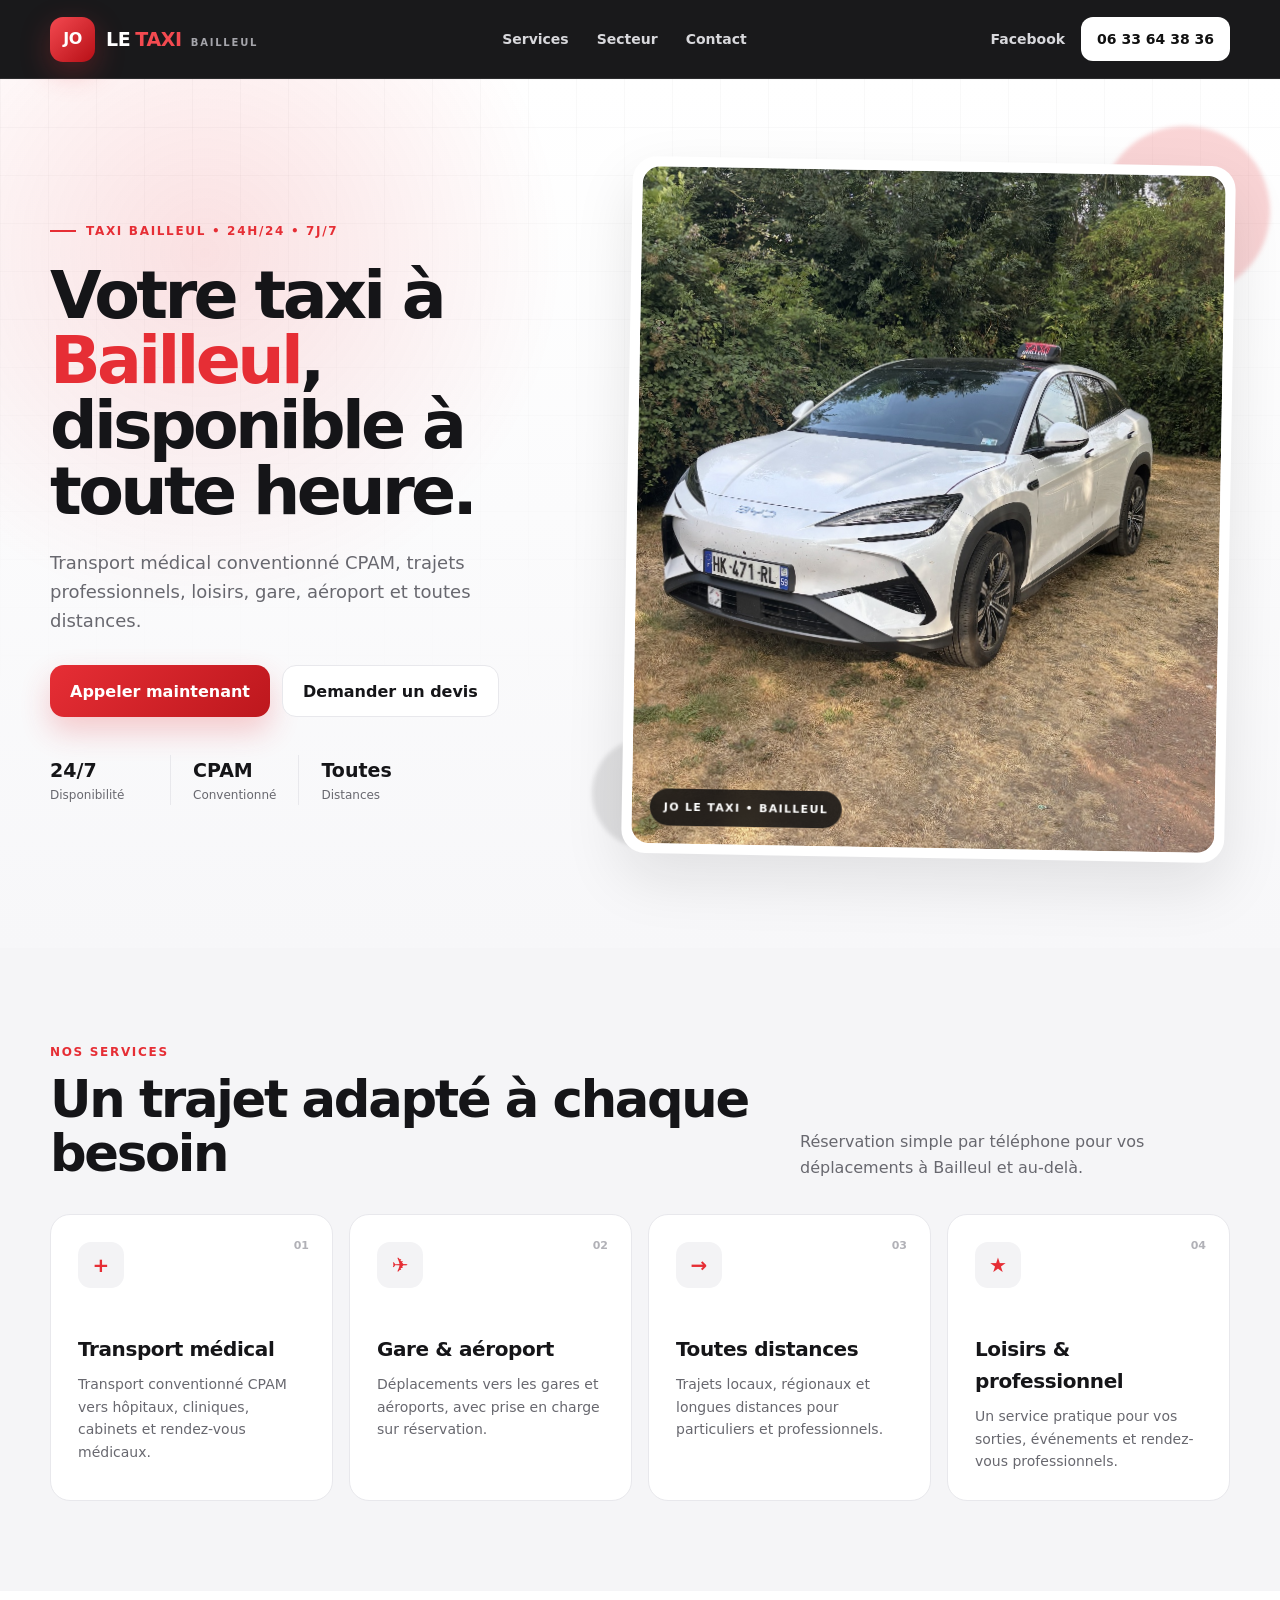
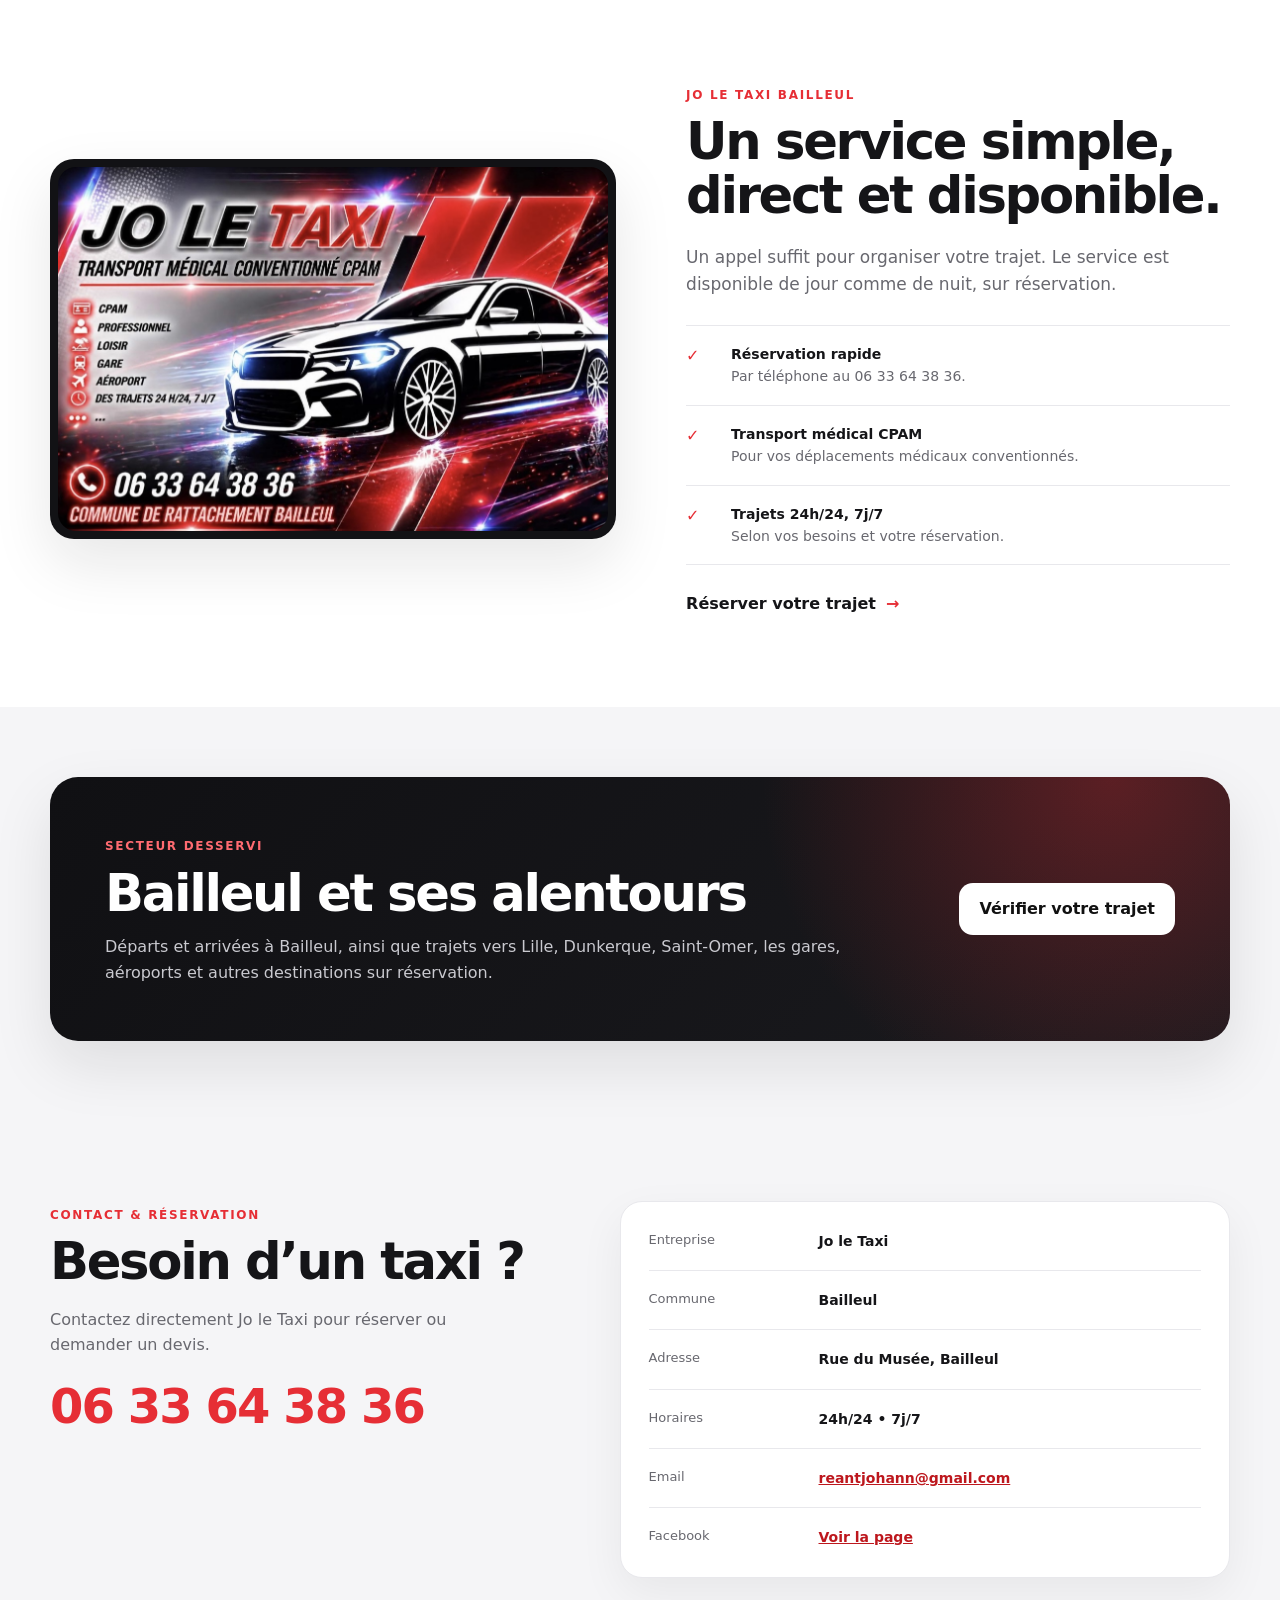
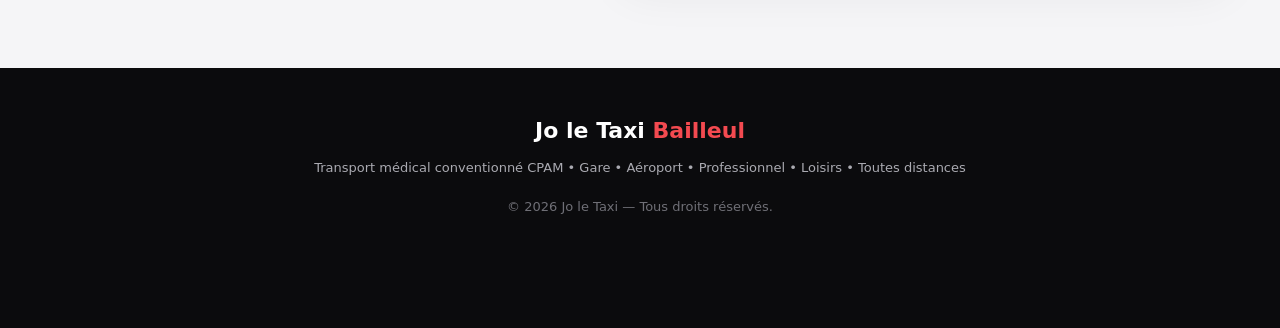
<file: joletaxi/index.html>
<!DOCTYPE html>
<html lang="fr">
<head>
  <meta charset="UTF-8">
  <meta name="viewport" content="width=device-width, initial-scale=1.0">
  <title>Jo le Taxi Bailleul | Taxi 24h/24 & 7j/7</title>
  <meta name="description" content="Jo le Taxi à Bailleul : transport médical conventionné CPAM, gare, aéroport, loisirs et trajets professionnels. Disponible 24h/24 et 7j/7.">
  <meta name="keywords" content="taxi Bailleul, taxi gare Bailleul, taxi aéroport Bailleul, transport médical Bailleul, taxi CPAM Bailleul">
  <meta name="author" content="Jo le Taxi Bailleul">
  <meta name="theme-color" content="#0b0b0d">

  <meta property="og:title" content="Jo le Taxi Bailleul | 24h/24 & 7j/7">
  <meta property="og:description" content="Taxi à Bailleul pour vos trajets médicaux, professionnels, loisirs, gare et aéroport.">
  <meta property="og:type" content="website">
  <meta property="og:locale" content="fr_FR">
  <meta property="og:image" content="assets/jo-le-taxi-bailleul.png">

  <link rel="canonical" href="https://reantgiulio.github.io/joletaxi/">
  <link rel="preload" as="image" href="assets/taxi-bailleul-byd.png">
  <link rel="stylesheet" href="css.css">

  <script type="application/ld+json">
  {
    "@context": "https://schema.org",
    "@type": "TaxiService",
    "name": "Jo le Taxi Bailleul",
    "image": "assets/jo-le-taxi-bailleul.png",
    "url": "https://reantgiulio.github.io/joletaxi/",
    "telephone": "+33633643836",
    "priceRange": "€€",
    "address": {
      "@type": "PostalAddress",
      "streetAddress": "Rue du Musée",
      "addressLocality": "Bailleul",
      "addressCountry": "FR"
    },
    "areaServed": ["Bailleul", "Lille", "Dunkerque", "Saint-Omer"],
    "openingHours": "Mo-Su 00:00-23:59",
    "description": "Service de taxi à Bailleul disponible 24h/24 et 7j/7 pour transport médical conventionné CPAM, gare, aéroport, loisirs et trajets professionnels."
  }
  </script>
</head>
<body>
  <header class="site-header">
    <div class="container nav-wrap">
      <a class="brand" href="#top" aria-label="Jo le Taxi Bailleul - Accueil">
        <span class="brand-mark">JO</span>
        <span class="brand-text">LE <strong>TAXI</strong><small>BAILLEUL</small></span>
      </a>

      <nav class="nav-links" aria-label="Navigation principale">
        <a href="#services">Services</a>
        <a href="#zone">Secteur</a>
        <a href="#contact">Contact</a>
      </nav>

      <div class="nav-actions">
        <a class="facebook-link" href="https://www.facebook.com/profile.php?id=61573490818932" target="_blank" rel="noopener noreferrer">Facebook</a>
        <a class="phone-btn" href="tel:+33633643836">06 33 64 38 36</a>
      </div>
    </div>
  </header>

  <main id="top">
    <section class="hero">
      <div class="container hero-grid">
        <div class="hero-copy">
          <div class="eyebrow"><span></span> Taxi Bailleul • 24h/24 • 7j/7</div>
          <h1>Votre taxi à <em>Bailleul</em>, disponible à toute heure.</h1>
          <p class="hero-lead">Transport médical conventionné CPAM, trajets professionnels, loisirs, gare, aéroport et toutes distances.</p>

          <div class="cta-group">
            <a class="btn btn-primary" href="tel:+33633643836">Appeler maintenant</a>
            <a class="btn btn-secondary" href="#contact">Demander un devis</a>
          </div>

          <div class="hero-trust" aria-label="Points forts">
            <div><strong>24/7</strong><span>Disponibilité</span></div>
            <div><strong>CPAM</strong><span>Conventionné</span></div>
            <div><strong>Toutes</strong><span>Distances</span></div>
          </div>
        </div>

        <div class="hero-visual">
          <div class="image-card car-card">
            <img src="assets/taxi-bailleul-byd.png" alt="Véhicule Jo le Taxi Bailleul" loading="eager">
            <div class="image-badge">JO LE TAXI • BAILLEUL</div>
          </div>
          <div class="glow glow-one"></div>
          <div class="glow glow-two"></div>
        </div>
      </div>
    </section>

    <section class="services" id="services">
      <div class="container">
        <div class="section-heading">
          <div>
            <span class="section-kicker">Nos services</span>
            <h2>Un trajet adapté à chaque besoin</h2>
          </div>
          <p>Réservation simple par téléphone pour vos déplacements à Bailleul et au-delà.</p>
        </div>

        <div class="cards">
          <article class="card">
            <span class="card-number">01</span>
            <div class="card-icon">+</div>
            <h3>Transport médical</h3>
            <p>Transport conventionné CPAM vers hôpitaux, cliniques, cabinets et rendez-vous médicaux.</p>
          </article>

          <article class="card">
            <span class="card-number">02</span>
            <div class="card-icon">✈</div>
            <h3>Gare & aéroport</h3>
            <p>Déplacements vers les gares et aéroports, avec prise en charge sur réservation.</p>
          </article>

          <article class="card">
            <span class="card-number">03</span>
            <div class="card-icon">→</div>
            <h3>Toutes distances</h3>
            <p>Trajets locaux, régionaux et longues distances pour particuliers et professionnels.</p>
          </article>

          <article class="card">
            <span class="card-number">04</span>
            <div class="card-icon">★</div>
            <h3>Loisirs & professionnel</h3>
            <p>Un service pratique pour vos sorties, événements et rendez-vous professionnels.</p>
          </article>
        </div>
      </div>
    </section>

    <section class="showcase">
      <div class="container showcase-grid">
        <div class="showcase-image image-card">
          <img src="assets/jo-le-taxi-bailleul.png" alt="Jo le Taxi Bailleul - transport médical conventionné CPAM et trajets 24h/24 7j/7" loading="lazy">
        </div>

        <div class="showcase-copy">
          <span class="section-kicker">Jo le Taxi Bailleul</span>
          <h2>Un service simple, direct et disponible.</h2>
          <p>Un appel suffit pour organiser votre trajet. Le service est disponible de jour comme de nuit, sur réservation.</p>

          <div class="feature-list">
            <div><span>✓</span><p><strong>Réservation rapide</strong><br>Par téléphone au 06 33 64 38 36.</p></div>
            <div><span>✓</span><p><strong>Transport médical CPAM</strong><br>Pour vos déplacements médicaux conventionnés.</p></div>
            <div><span>✓</span><p><strong>Trajets 24h/24, 7j/7</strong><br>Selon vos besoins et votre réservation.</p></div>
          </div>

          <a class="text-link" href="tel:+33633643836">Réserver votre trajet <span>→</span></a>
        </div>
      </div>
    </section>

    <section class="zone" id="zone">
      <div class="container zone-card">
        <div>
          <span class="section-kicker light">Secteur desservi</span>
          <h2>Bailleul et ses alentours</h2>
          <p>Départs et arrivées à Bailleul, ainsi que trajets vers Lille, Dunkerque, Saint-Omer, les gares, aéroports et autres destinations sur réservation.</p>
        </div>
        <a class="btn btn-light" href="tel:+33633643836">Vérifier votre trajet</a>
      </div>
    </section>

    <section class="contact" id="contact">
      <div class="container contact-grid">
        <div class="contact-copy">
          <span class="section-kicker">Contact & réservation</span>
          <h2>Besoin d’un taxi ?</h2>
          <p>Contactez directement Jo le Taxi pour réserver ou demander un devis.</p>
          <a class="big-phone" href="tel:+33633643836">06 33 64 38 36</a>
        </div>

        <div class="contact-box">
          <div class="contact-row"><span>Entreprise</span><strong>Jo le Taxi</strong></div>
          <div class="contact-row"><span>Commune</span><strong>Bailleul</strong></div>
          <div class="contact-row"><span>Adresse</span><strong>Rue du Musée, Bailleul</strong></div>
          <div class="contact-row"><span>Horaires</span><strong>24h/24 • 7j/7</strong></div>
          <div class="contact-row"><span>Email</span><a href="mailto:reantjohann@gmail.com">reantjohann@gmail.com</a></div>
          <div class="contact-row"><span>Facebook</span><a href="https://www.facebook.com/profile.php?id=61573490818932" target="_blank" rel="noopener noreferrer">Voir la page</a></div>
        </div>
      </div>
    </section>
  </main>

  <footer>
    <div class="container footer-wrap">
      <div class="footer-brand">Jo le Taxi <strong>Bailleul</strong></div>
      <p>Transport médical conventionné CPAM • Gare • Aéroport • Professionnel • Loisirs • Toutes distances</p>
      <p class="copyright">© 2026 Jo le Taxi — Tous droits réservés.</p>
    </div>
  </footer>

  <a class="mobile-call" href="tel:+33633643836" aria-label="Appeler Jo le Taxi">Appeler • 06 33 64 38 36</a>
</body>
</html>
</file>
<file: joletaxi/css.css>
:root {
  --bg: #f5f5f7;
  --surface: #ffffff;
  --ink: #151518;
  --muted: #68686f;
  --line: #e8e8ec;
  --dark: #0b0b0d;
  --dark-2: #151518;
  --red: #e62e35;
  --red-dark: #bd171d;
  --radius: 24px;
  --shadow: 0 24px 60px rgba(15, 15, 18, 0.10);
}

* {
  box-sizing: border-box;
  margin: 0;
  padding: 0;
}

html {
  scroll-behavior: smooth;
}

body {
  font-family: Inter, ui-sans-serif, system-ui, -apple-system, BlinkMacSystemFont, "Segoe UI", sans-serif;
  color: var(--ink);
  background: var(--bg);
  line-height: 1.6;
  -webkit-font-smoothing: antialiased;
}

a {
  color: inherit;
}

img {
  width: 100%;
  display: block;
}

.container {
  width: min(1180px, calc(100% - 40px));
  margin-inline: auto;
}

.site-header {
  position: sticky;
  top: 0;
  z-index: 50;
  background: rgba(11, 11, 13, 0.94);
  backdrop-filter: blur(16px);
  border-bottom: 1px solid rgba(255, 255, 255, 0.08);
}

.nav-wrap {
  min-height: 78px;
  display: flex;
  align-items: center;
  justify-content: space-between;
  gap: 28px;
}

.brand {
  display: inline-flex;
  align-items: center;
  gap: 11px;
  color: #fff;
  text-decoration: none;
}

.brand-mark {
  display: grid;
  place-items: center;
  width: 45px;
  height: 45px;
  border-radius: 13px;
  background: linear-gradient(135deg, #f34950, #b70f16);
  font-weight: 900;
  letter-spacing: -0.04em;
  box-shadow: 0 10px 30px rgba(230, 46, 53, 0.28);
}

.brand-text {
  display: flex;
  align-items: baseline;
  gap: 5px;
  font-size: 19px;
  font-weight: 750;
  letter-spacing: -0.02em;
}

.brand-text strong {
  color: #f34a50;
  font-weight: 900;
}

.brand-text small {
  display: block;
  margin-left: 4px;
  font-size: 10px;
  letter-spacing: 0.18em;
  color: #a5a5ab;
  font-weight: 700;
}

.nav-links {
  display: flex;
  align-items: center;
  gap: 28px;
}

.nav-links a,
.facebook-link {
  color: #d8d8dc;
  font-size: 14px;
  font-weight: 650;
  text-decoration: none;
  transition: 180ms ease;
}

.nav-links a:hover,
.facebook-link:hover {
  color: #fff;
}

.nav-actions {
  display: flex;
  align-items: center;
  gap: 16px;
}

.phone-btn {
  display: inline-flex;
  align-items: center;
  justify-content: center;
  min-height: 44px;
  padding: 0 16px;
  border-radius: 12px;
  background: #fff;
  color: #111;
  font-size: 14px;
  font-weight: 850;
  text-decoration: none;
}

.hero {
  position: relative;
  overflow: hidden;
  padding: 82px 0 90px;
  background:
    radial-gradient(circle at 16% 20%, rgba(230, 46, 53, 0.14), transparent 28%),
    linear-gradient(180deg, #ffffff 0%, #f7f7f9 100%);
}

.hero::before {
  content: "";
  position: absolute;
  inset: 0;
  pointer-events: none;
  background-image: linear-gradient(rgba(0, 0, 0, 0.025) 1px, transparent 1px), linear-gradient(90deg, rgba(0, 0, 0, 0.025) 1px, transparent 1px);
  background-size: 48px 48px;
  mask-image: linear-gradient(to bottom, black, transparent 75%);
}

.hero-grid {
  position: relative;
  z-index: 1;
  display: grid;
  grid-template-columns: 0.92fr 1.08fr;
  gap: 64px;
  align-items: center;
}

.eyebrow,
.section-kicker {
  color: var(--red);
  font-size: 12px;
  font-weight: 850;
  text-transform: uppercase;
  letter-spacing: 0.14em;
}

.eyebrow {
  display: inline-flex;
  align-items: center;
  gap: 10px;
  margin-bottom: 22px;
}

.eyebrow span {
  width: 26px;
  height: 2px;
  background: var(--red);
}

.hero h1 {
  max-width: 670px;
  font-size: clamp(44px, 5.2vw, 72px);
  line-height: 0.98;
  letter-spacing: -0.055em;
  font-weight: 900;
}

.hero h1 em {
  color: var(--red);
  font-style: normal;
}

.hero-lead {
  max-width: 650px;
  margin: 25px 0 30px;
  color: var(--muted);
  font-size: 18px;
}

.cta-group {
  display: flex;
  flex-wrap: wrap;
  gap: 12px;
}

.btn {
  display: inline-flex;
  align-items: center;
  justify-content: center;
  min-height: 52px;
  padding: 0 20px;
  border-radius: 14px;
  text-decoration: none;
  font-weight: 800;
  transition: transform 180ms ease, box-shadow 180ms ease, background 180ms ease;
}

.btn:hover {
  transform: translateY(-2px);
}

.btn-primary {
  background: linear-gradient(135deg, var(--red), var(--red-dark));
  color: #fff;
  box-shadow: 0 14px 30px rgba(230, 46, 53, 0.24);
}

.btn-secondary {
  background: #fff;
  color: var(--ink);
  border: 1px solid var(--line);
}

.hero-trust {
  display: flex;
  flex-wrap: wrap;
  gap: 0;
  margin-top: 38px;
}

.hero-trust div {
  min-width: 120px;
  padding: 0 22px;
  border-left: 1px solid var(--line);
}

.hero-trust div:first-child {
  padding-left: 0;
  border-left: 0;
}

.hero-trust strong,
.hero-trust span {
  display: block;
}

.hero-trust strong {
  font-size: 19px;
  font-weight: 900;
}

.hero-trust span {
  color: var(--muted);
  font-size: 12px;
}

.hero-visual {
  position: relative;
}

.image-card {
  overflow: hidden;
  border-radius: var(--radius);
  background: #fff;
  box-shadow: var(--shadow);
}

.car-card {
  position: relative;
  z-index: 2;
  padding: 10px;
  transform: rotate(1deg);
}

.car-card img {
  aspect-ratio: 4 / 4.65;
  object-fit: cover;
  object-position: 50% 48%;
  border-radius: 18px;
}

.image-badge {
  position: absolute;
  left: 28px;
  bottom: 28px;
  padding: 10px 14px;
  border-radius: 999px;
  background: rgba(11, 11, 13, 0.82);
  backdrop-filter: blur(12px);
  color: #fff;
  font-size: 11px;
  font-weight: 850;
  letter-spacing: 0.12em;
}

.glow {
  position: absolute;
  border-radius: 999px;
  filter: blur(2px);
  pointer-events: none;
}

.glow-one {
  width: 170px;
  height: 170px;
  right: -40px;
  top: -35px;
  background: rgba(230, 46, 53, 0.20);
}

.glow-two {
  width: 110px;
  height: 110px;
  left: -35px;
  bottom: 10px;
  background: rgba(14, 14, 16, 0.10);
}

.services,
.showcase,
.contact {
  padding: 90px 0;
}

.section-heading {
  display: flex;
  justify-content: space-between;
  align-items: end;
  gap: 40px;
  margin-bottom: 34px;
}

.section-heading h2,
.showcase-copy h2,
.zone h2,
.contact-copy h2 {
  margin-top: 9px;
  font-size: clamp(34px, 4vw, 52px);
  line-height: 1.05;
  letter-spacing: -0.045em;
}

.section-heading > p {
  max-width: 430px;
  color: var(--muted);
}

.cards {
  display: grid;
  grid-template-columns: repeat(4, 1fr);
  gap: 16px;
}

.card {
  position: relative;
  overflow: hidden;
  min-height: 268px;
  padding: 27px;
  border: 1px solid var(--line);
  border-radius: 20px;
  background: var(--surface);
  transition: transform 180ms ease, box-shadow 180ms ease, border-color 180ms ease;
}

.card:hover {
  transform: translateY(-5px);
  border-color: #dadadf;
  box-shadow: 0 20px 40px rgba(19, 19, 22, 0.08);
}

.card-number {
  position: absolute;
  top: 22px;
  right: 23px;
  color: #b1b1b7;
  font-size: 11px;
  font-weight: 850;
}

.card-icon {
  display: grid;
  place-items: center;
  width: 46px;
  height: 46px;
  margin-bottom: 45px;
  border-radius: 13px;
  background: #f3f3f5;
  color: var(--red);
  font-size: 20px;
  font-weight: 900;
}

.card h3 {
  margin-bottom: 8px;
  font-size: 20px;
  letter-spacing: -0.02em;
}

.card p {
  color: var(--muted);
  font-size: 14px;
}

.showcase {
  background: #fff;
}

.showcase-grid {
  display: grid;
  grid-template-columns: 1.02fr 0.98fr;
  gap: 70px;
  align-items: center;
}

.showcase-image {
  padding: 8px;
  background: #121215;
}

.showcase-image img {
  aspect-ratio: 1.51 / 1;
  object-fit: cover;
  border-radius: 18px;
}

.showcase-copy > p {
  margin: 21px 0 27px;
  color: var(--muted);
  font-size: 17px;
}

.feature-list {
  display: grid;
  gap: 0;
  margin-bottom: 26px;
  border-top: 1px solid var(--line);
}

.feature-list > div {
  display: grid;
  grid-template-columns: 34px 1fr;
  gap: 11px;
  padding: 17px 0;
  border-bottom: 1px solid var(--line);
}

.feature-list span {
  color: var(--red);
  font-weight: 900;
}

.feature-list p {
  color: var(--muted);
  font-size: 14px;
}

.feature-list strong {
  color: var(--ink);
}

.text-link {
  display: inline-flex;
  gap: 10px;
  align-items: center;
  color: var(--ink);
  font-weight: 850;
  text-decoration: none;
}

.text-link span {
  color: var(--red);
  transition: transform 180ms ease;
}

.text-link:hover span {
  transform: translateX(4px);
}

.zone {
  padding: 70px 0;
  background: var(--bg);
}

.zone-card {
  display: flex;
  align-items: center;
  justify-content: space-between;
  gap: 40px;
  padding: 55px;
  border-radius: 28px;
  background:
    radial-gradient(circle at 90% 0%, rgba(230, 46, 53, 0.33), transparent 32%),
    linear-gradient(135deg, #101013, #1a1a1e);
  color: #fff;
  box-shadow: var(--shadow);
}

.section-kicker.light {
  color: #ff6b71;
}

.zone-card p {
  max-width: 760px;
  margin-top: 14px;
  color: #c9c9cf;
}

.btn-light {
  flex: 0 0 auto;
  background: #fff;
  color: #111;
}

.contact-grid {
  display: grid;
  grid-template-columns: 0.9fr 1.1fr;
  gap: 70px;
  align-items: start;
}

.contact-copy > p {
  max-width: 480px;
  margin: 18px 0 24px;
  color: var(--muted);
}

.big-phone {
  display: inline-block;
  color: var(--red);
  font-size: clamp(28px, 4vw, 48px);
  line-height: 1;
  font-weight: 900;
  letter-spacing: -0.04em;
  text-decoration: none;
}

.contact-box {
  padding: 10px 28px;
  border: 1px solid var(--line);
  border-radius: 22px;
  background: #fff;
  box-shadow: 0 16px 45px rgba(15, 15, 18, 0.06);
}

.contact-row {
  display: grid;
  grid-template-columns: 150px 1fr;
  gap: 20px;
  padding: 18px 0;
  border-bottom: 1px solid var(--line);
}

.contact-row:last-child {
  border-bottom: 0;
}

.contact-row > span {
  color: var(--muted);
  font-size: 13px;
}

.contact-row strong,
.contact-row a {
  overflow-wrap: anywhere;
  font-size: 14px;
  font-weight: 750;
}

.contact-row a {
  color: var(--red-dark);
}

footer {
  padding: 45px 0 110px;
  background: var(--dark);
  color: #fff;
}

.footer-wrap {
  text-align: center;
}

.footer-brand {
  margin-bottom: 10px;
  font-size: 22px;
  font-weight: 750;
}

.footer-brand strong {
  color: #f34a50;
}

.footer-wrap > p {
  color: #aaaab1;
  font-size: 13px;
}

.copyright {
  margin-top: 18px;
  color: #6f6f76 !important;
}

.mobile-call {
  display: none;
}

@media (max-width: 1020px) {
  .nav-links {
    display: none;
  }

  .hero-grid,
  .showcase-grid,
  .contact-grid {
    grid-template-columns: 1fr;
  }

  .hero-grid {
    gap: 46px;
  }

  .hero-copy {
    max-width: 760px;
  }

  .hero-visual {
    width: min(760px, 100%);
  }

  .car-card img {
    aspect-ratio: 16 / 10;
    object-position: 50% 44%;
  }

  .cards {
    grid-template-columns: repeat(2, 1fr);
  }

  .showcase-grid,
  .contact-grid {
    gap: 44px;
  }

  .zone-card {
    align-items: flex-start;
    flex-direction: column;
  }
}

@media (max-width: 720px) {
  .container {
    width: min(100% - 28px, 1180px);
  }

  .site-header {
    position: relative;
  }

  .nav-wrap {
    min-height: 70px;
  }

  .brand-text small,
  .facebook-link,
  .phone-btn {
    display: none;
  }

  .hero {
    padding: 54px 0 66px;
  }

  .hero-grid {
    gap: 36px;
  }

  .hero h1 {
    font-size: clamp(42px, 13vw, 58px);
  }

  .hero-lead {
    font-size: 16px;
  }

  .cta-group .btn {
    width: 100%;
  }

  .hero-trust {
    row-gap: 16px;
  }

  .hero-trust div {
    min-width: 33.333%;
    padding: 0 12px;
  }

  .car-card {
    padding: 7px;
    transform: none;
  }

  .car-card img {
    aspect-ratio: 4 / 4.2;
    object-position: 50% 45%;
  }

  .image-badge {
    left: 20px;
    bottom: 20px;
  }

  .services,
  .showcase,
  .contact {
    padding: 64px 0;
  }

  .section-heading {
    display: block;
    margin-bottom: 28px;
  }

  .section-heading > p {
    margin-top: 14px;
  }

  .cards {
    grid-template-columns: 1fr;
  }

  .card {
    min-height: 230px;
  }

  .showcase-image img {
    aspect-ratio: 1.2 / 1;
  }

  .zone-card {
    padding: 34px 25px;
    border-radius: 22px;
  }

  .zone-card .btn {
    width: 100%;
  }

  .contact-row {
    grid-template-columns: 1fr;
    gap: 3px;
  }

  footer {
    padding-bottom: 105px;
  }

  .mobile-call {
    position: fixed;
    z-index: 60;
    display: flex;
    align-items: center;
    justify-content: center;
    left: 14px;
    right: 14px;
    bottom: 14px;
    min-height: 54px;
    border: 1px solid rgba(255,255,255,.18);
    border-radius: 16px;
    background: linear-gradient(135deg, var(--red), var(--red-dark));
    box-shadow: 0 15px 35px rgba(77, 6, 9, 0.35);
    color: #fff;
    font-weight: 900;
    text-decoration: none;
  }
}
</file>
